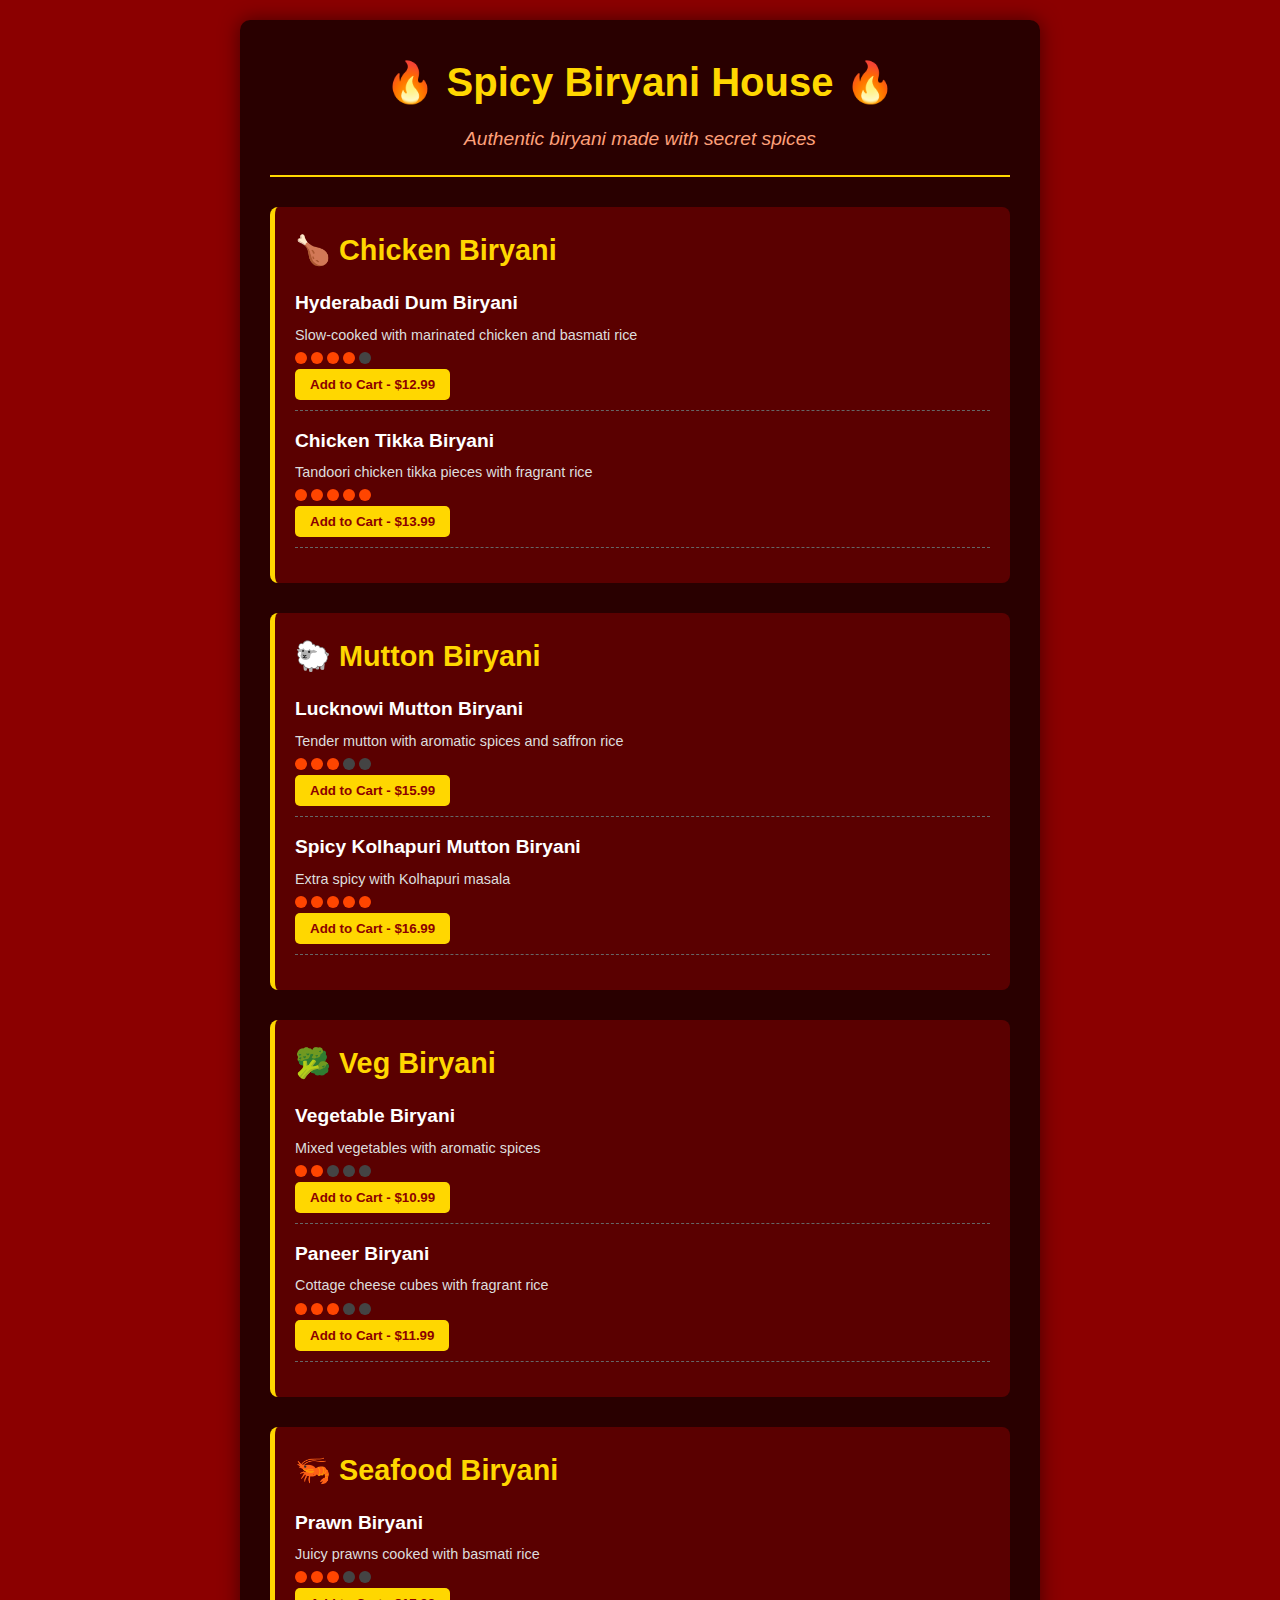
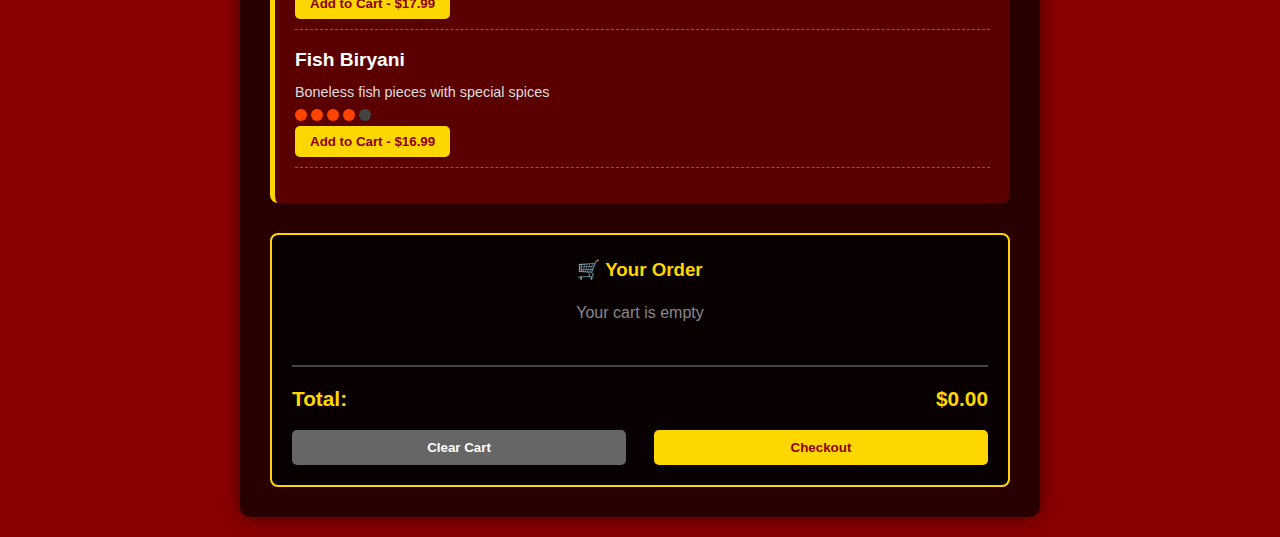
<file: menu.html>
<!DOCTYPE html>
<html lang="en">
<head>
    <meta charset="UTF-8">
    <meta name="viewport" content="width=device-width, initial-scale=1.0">
    <title>Spicy Biryani Menu</title>
    <style>
        * {
            margin: 0;
            padding: 0;
            box-sizing: border-box;
            font-family: Arial, sans-serif;
        }

        body {
            background-color: #8B0000; /* Dark red background */
            color: #FFF;
            padding: 20px;
            line-height: 1.6;
        }

        .container {
            max-width: 800px;
            margin: 0 auto;
            background-color: rgba(0, 0, 0, 0.7);
            border-radius: 10px;
            padding: 30px;
            box-shadow: 0 0 20px rgba(0, 0, 0, 0.5);
        }

        header {
            text-align: center;
            margin-bottom: 30px;
            border-bottom: 2px solid #FFD700;
            padding-bottom: 20px;
        }

        h1 {
            color: #FFD700;
            font-size: 2.5rem;
            margin-bottom: 10px;
        }

        .tagline {
            color: #FFA07A;
            font-style: italic;
            font-size: 1.2rem;
        }

        .menu-section {
            margin-bottom: 30px;
            background-color: rgba(139, 0, 0, 0.5);
            padding: 20px;
            border-radius: 8px;
            border-left: 5px solid #FFD700;
        }

        .section-title {
            color: #FFD700;
            font-size: 1.8rem;
            margin-bottom: 15px;
            display: flex;
            align-items: center;
        }

        .section-title i {
            margin-right: 10px;
        }

        .menu-item {
            display: flex;
            justify-content: space-between;
            margin-bottom: 15px;
            padding-bottom: 10px;
            border-bottom: 1px dashed #666;
        }

        .item-name {
            font-weight: bold;
            font-size: 1.2rem;
            color: #FFF;
        }

        .item-desc {
            color: #DDD;
            font-size: 0.9rem;
            margin-top: 5px;
        }

        .item-price {
            color: #FFD700;
            font-weight: bold;
            font-size: 1.2rem;
            white-space: nowrap;
        }

        .spice-level {
            display: flex;
            margin-top: 5px;
        }

        .spice-dot {
            width: 12px;
            height: 12px;
            background-color: #444;
            border-radius: 50%;
            margin-right: 4px;
        }

        .spice-dot.active {
            background-color: #FF4500;
        }

        .order-btn {
            background-color: #FFD700;
            color: #8B0000;
            border: none;
            padding: 8px 15px;
            border-radius: 5px;
            cursor: pointer;
            font-weight: bold;
            margin-top: 5px;
            transition: all 0.3s;
        }

        .order-btn:hover {
            background-color: #FFA500;
            transform: scale(1.05);
        }

        .cart {
            background-color: rgba(0, 0, 0, 0.8);
            padding: 20px;
            border-radius: 8px;
            margin-top: 30px;
            border: 2px solid #FFD700;
        }

        .cart h3 {
            color: #FFD700;
            margin-bottom: 15px;
            text-align: center;
        }

        #cart-items {
            min-height: 50px;
            margin-bottom: 15px;
        }

        .cart-item {
            display: flex;
            justify-content: space-between;
            padding: 8px 0;
            border-bottom: 1px solid #444;
        }

        .cart-total {
            display: flex;
            justify-content: space-between;
            font-weight: bold;
            font-size: 1.3rem;
            padding-top: 15px;
            border-top: 2px solid #444;
            color: #FFD700;
        }

        .cart-buttons {
            display: flex;
            justify-content: space-between;
            margin-top: 15px;
        }

        .cart-btn {
            padding: 10px 20px;
            border: none;
            border-radius: 5px;
            cursor: pointer;
            font-weight: bold;
            width: 48%;
        }

        #clear-cart {
            background-color: #666;
            color: white;
        }

        #checkout {
            background-color: #FFD700;
            color: #8B0000;
        }

        .notification {
            position: fixed;
            bottom: 20px;
            right: 20px;
            background-color: #4CAF50;
            color: white;
            padding: 15px;
            border-radius: 5px;
            display: none;
            box-shadow: 0 0 10px rgba(0,0,0,0.5);
        }

        @media (max-width: 600px) {
            .container {
                padding: 15px;
            }
            
            h1 {
                font-size: 2rem;
            }
            
            .menu-item {
                flex-direction: column;
            }
            
            .item-price {
                margin-top: 10px;
            }
        }
    </style>
</head>
<body>
    <div class="container">
        <header>
            <h1>🔥 Spicy Biryani House 🔥</h1>
            <p class="tagline">Authentic biryani made with secret spices</p>
        </header>

        <div class="menu-section">
            <h2 class="section-title">🍗 Chicken Biryani</h2>
            <div class="menu-item">
                <div>
                    <div class="item-name">Hyderabadi Dum Biryani</div>
                    <div class="item-desc">Slow-cooked with marinated chicken and basmati rice</div>
                    <div class="spice-level">
                        <div class="spice-dot active"></div>
                        <div class="spice-dot active"></div>
                        <div class="spice-dot active"></div>
                        <div class="spice-dot active"></div>
                        <div class="spice-dot"></div>
                    </div>
                    <button class="order-btn" data-item="Hyderabadi Dum Biryani" data-price="12.99">Add to Cart - $12.99</button>
                </div>
            </div>
            
            <div class="menu-item">
                <div>
                    <div class="item-name">Chicken Tikka Biryani</div>
                    <div class="item-desc">Tandoori chicken tikka pieces with fragrant rice</div>
                    <div class="spice-level">
                        <div class="spice-dot active"></div>
                        <div class="spice-dot active"></div>
                        <div class="spice-dot active"></div>
                        <div class="spice-dot active"></div>
                        <div class="spice-dot active"></div>
                    </div>
                    <button class="order-btn" data-item="Chicken Tikka Biryani" data-price="13.99">Add to Cart - $13.99</button>
                </div>
            </div>
        </div>

        <div class="menu-section">
            <h2 class="section-title">🐑 Mutton Biryani</h2>
            <div class="menu-item">
                <div>
                    <div class="item-name">Lucknowi Mutton Biryani</div>
                    <div class="item-desc">Tender mutton with aromatic spices and saffron rice</div>
                    <div class="spice-level">
                        <div class="spice-dot active"></div>
                        <div class="spice-dot active"></div>
                        <div class="spice-dot active"></div>
                        <div class="spice-dot"></div>
                        <div class="spice-dot"></div>
                    </div>
                    <button class="order-btn" data-item="Lucknowi Mutton Biryani" data-price="15.99">Add to Cart - $15.99</button>
                </div>
            </div>
            
            <div class="menu-item">
                <div>
                    <div class="item-name">Spicy Kolhapuri Mutton Biryani</div>
                    <div class="item-desc">Extra spicy with Kolhapuri masala</div>
                    <div class="spice-level">
                        <div class="spice-dot active"></div>
                        <div class="spice-dot active"></div>
                        <div class="spice-dot active"></div>
                        <div class="spice-dot active"></div>
                        <div class="spice-dot active"></div>
                    </div>
                    <button class="order-btn" data-item="Spicy Kolhapuri Mutton Biryani" data-price="16.99">Add to Cart - $16.99</button>
                </div>
            </div>
        </div>

        <div class="menu-section">
            <h2 class="section-title">🥦 Veg Biryani</h2>
            <div class="menu-item">
                <div>
                    <div class="item-name">Vegetable Biryani</div>
                    <div class="item-desc">Mixed vegetables with aromatic spices</div>
                    <div class="spice-level">
                        <div class="spice-dot active"></div>
                        <div class="spice-dot active"></div>
                        <div class="spice-dot"></div>
                        <div class="spice-dot"></div>
                        <div class="spice-dot"></div>
                    </div>
                    <button class="order-btn" data-item="Vegetable Biryani" data-price="10.99">Add to Cart - $10.99</button>
                </div>
            </div>
            
            <div class="menu-item">
                <div>
                    <div class="item-name">Paneer Biryani</div>
                    <div class="item-desc">Cottage cheese cubes with fragrant rice</div>
                    <div class="spice-level">
                        <div class="spice-dot active"></div>
                        <div class="spice-dot active"></div>
                        <div class="spice-dot active"></div>
                        <div class="spice-dot"></div>
                        <div class="spice-dot"></div>
                    </div>
                    <button class="order-btn" data-item="Paneer Biryani" data-price="11.99">Add to Cart - $11.99</button>
                </div>
            </div>
        </div>

        <div class="menu-section">
            <h2 class="section-title">🦐 Seafood Biryani</h2>
            <div class="menu-item">
                <div>
                    <div class="item-name">Prawn Biryani</div>
                    <div class="item-desc">Juicy prawns cooked with basmati rice</div>
                    <div class="spice-level">
                        <div class="spice-dot active"></div>
                        <div class="spice-dot active"></div>
                        <div class="spice-dot active"></div>
                        <div class="spice-dot"></div>
                        <div class="spice-dot"></div>
                    </div>
                    <button class="order-btn" data-item="Prawn Biryani" data-price="17.99">Add to Cart - $17.99</button>
                </div>
            </div>
            
            <div class="menu-item">
                <div>
                    <div class="item-name">Fish Biryani</div>
                    <div class="item-desc">Boneless fish pieces with special spices</div>
                    <div class="spice-level">
                        <div class="spice-dot active"></div>
                        <div class="spice-dot active"></div>
                        <div class="spice-dot active"></div>
                        <div class="spice-dot active"></div>
                        <div class="spice-dot"></div>
                    </div>
                    <button class="order-btn" data-item="Fish Biryani" data-price="16.99">Add to Cart - $16.99</button>
                </div>
            </div>
        </div>

        <div class="cart">
            <h3>🛒 Your Order</h3>
            <div id="cart-items">
                <!-- Cart items will appear here -->
                <!-- < style="text-align: center; color: #888;">Your cart is empty</p> -->
            </div>
            <div class="cart-total">
                <span>Total:</span>
                <span id="total-price">$0.00</span>
            </div>
            <div class="cart-buttons">
                <button class="cart-btn" id="clear-cart">Clear Cart</button>
                <button class="cart-btn" id="checkout">Checkout</button>
            </div>
        </div>
    </div>

    <div class="notification" id="notification">Item added to cart!</div>

    <script>
        // Shopping cart array
        let cart = [];
        
        // DOM elements
        const cartItemsContainer = document.getElementById('cart-items');
        const totalPriceElement = document.getElementById('total-price');
        const clearCartBtn = document.getElementById('clear-cart');
        const checkoutBtn = document.getElementById('checkout');
        const notification = document.getElementById('notification');
        const orderButtons = document.querySelectorAll('.order-btn');
        
        // Add item to cart
        function addToCart(itemName, price) {
            // Check if item already exists in cart
            const existingItem = cart.find(item => item.name === itemName);
            
            if (existingItem) {
                existingItem.quantity += 1;
            } else {
                cart.push({
                    name: itemName,
                    price: price,
                    quantity: 1
                });
            }
            
            updateCartDisplay();
            showNotification(`${itemName} added to cart!`);
        }
        
        // Update cart display
        function updateCartDisplay() {
            // Clear current cart display
            cartItemsContainer.innerHTML = '';
            
            if (cart.length === 0) {
                cartItemsContainer.innerHTML = '<p style="text-align: center; color: #888;">Your cart is empty</p>';
                totalPriceElement.textContent = '$0.00';
                return;
            }
            
            let total = 0;
            
            // Add each cart item
            cart.forEach(item => {
                const itemTotal = item.price * item.quantity;
                total += itemTotal;
                
                const cartItemElement = document.createElement('div');
                cartItemElement.className = 'cart-item';
                cartItemElement.innerHTML = `
                    <div>
                        <div style="font-weight: bold;">${item.name}</div>
                        <div style="font-size: 0.9rem; color: #aaa;">Qty: ${item.quantity} x $${item.price.toFixed(2)}</div>
                    </div>
                    <div>$${itemTotal.toFixed(2)}</div>
                `;
                cartItemsContainer.appendChild(cartItemElement);
            });
            
            // Update total price
            totalPriceElement.textContent = `$${total.toFixed(2)}`;
        }
        
        // Clear cart
        function clearCart() {
            cart = [];
            updateCartDisplay();
            showNotification('Cart cleared!');
        }
        
        // Checkout function
        function checkout() {
            if (cart.length === 0) {
                showNotification('Your cart is empty!');
                return;
            }
            
            let orderSummary = "Order Summary:\n";
            let total = 0;
            
            cart.forEach(item => {
                const itemTotal = item.price * item.quantity;
                total += itemTotal;
                orderSummary +=` ${item.name} x${item.quantity}: $${itemTotal.toFixed(2)}\n`;
            });
            
            orderSummary +=` \nTotal: $${total.toFixed(2)}`;
            
            alert(orderSummary + "\n\nThank you for your order!");
            clearCart();
        }
        
        // Show notification
        function showNotification(message) {
            notification.textContent = message;
            notification.style.display = 'block';
            
            setTimeout(() => {
                notification.style.display = 'none';
            }, 2000);
        }
        
        // Add event listeners to order buttons
        orderButtons.forEach(button => {
            button.addEventListener('click', function() {
                const itemName = this.getAttribute('data-item');
                const price = parseFloat(this.getAttribute('data-price'));
                addToCart(itemName, price);
            });
        });
        
        // Add event listeners to cart buttons
        clearCartBtn.addEventListener('click', clearCart);
        checkoutBtn.addEventListener('click', checkout);
        
        // Initialize cart display
        updateCartDisplay();
    </script>
</body>
</html>
</file>
